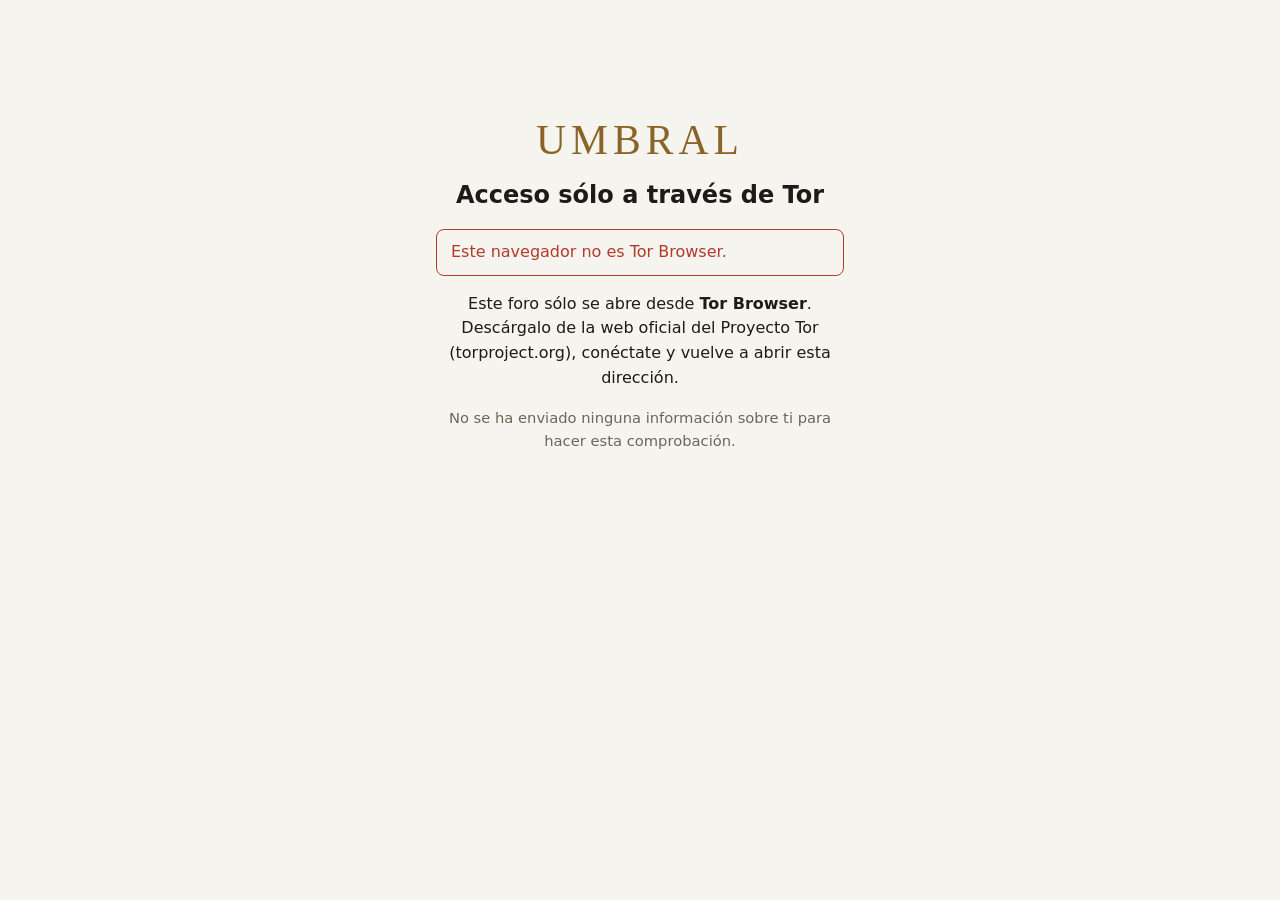
<file: index.html>
<!doctype html>
<html lang="es">
<head>
  <meta charset="utf-8">
  <meta name="viewport" content="width=device-width, initial-scale=1">
  <meta name="referrer" content="no-referrer">
  <meta name="robots" content="noindex, nofollow">
  <meta http-equiv="Content-Security-Policy" content="default-src 'none'; script-src 'self'; style-src 'self'; img-src 'self' data:; connect-src 'self' https://api.github.com https://api.ipify.org https://onionoo.torproject.org; base-uri 'none'; form-action 'none'">
  <title>Umbral</title>
  <link rel="icon" href="data:,">
  <link rel="stylesheet" href="assets/style.css">
  <script src="assets/vendor/nacl-fast.min.js"></script>
  <script type="module" src="assets/js/app.js"></script>
</head>
<body>
  <div id="app">
    <noscript>
      <div class="centro">
        <div class="logo">Umbral</div>
        <p>Este foro necesita JavaScript para cifrar y descifrar los mensajes en tu ordenador.
        En Tor Browser usa el nivel de seguridad «Estándar» o «Más seguro» (no «El más seguro»).</p>
      </div>
    </noscript>
  </div>
</body>
</html>
</file>
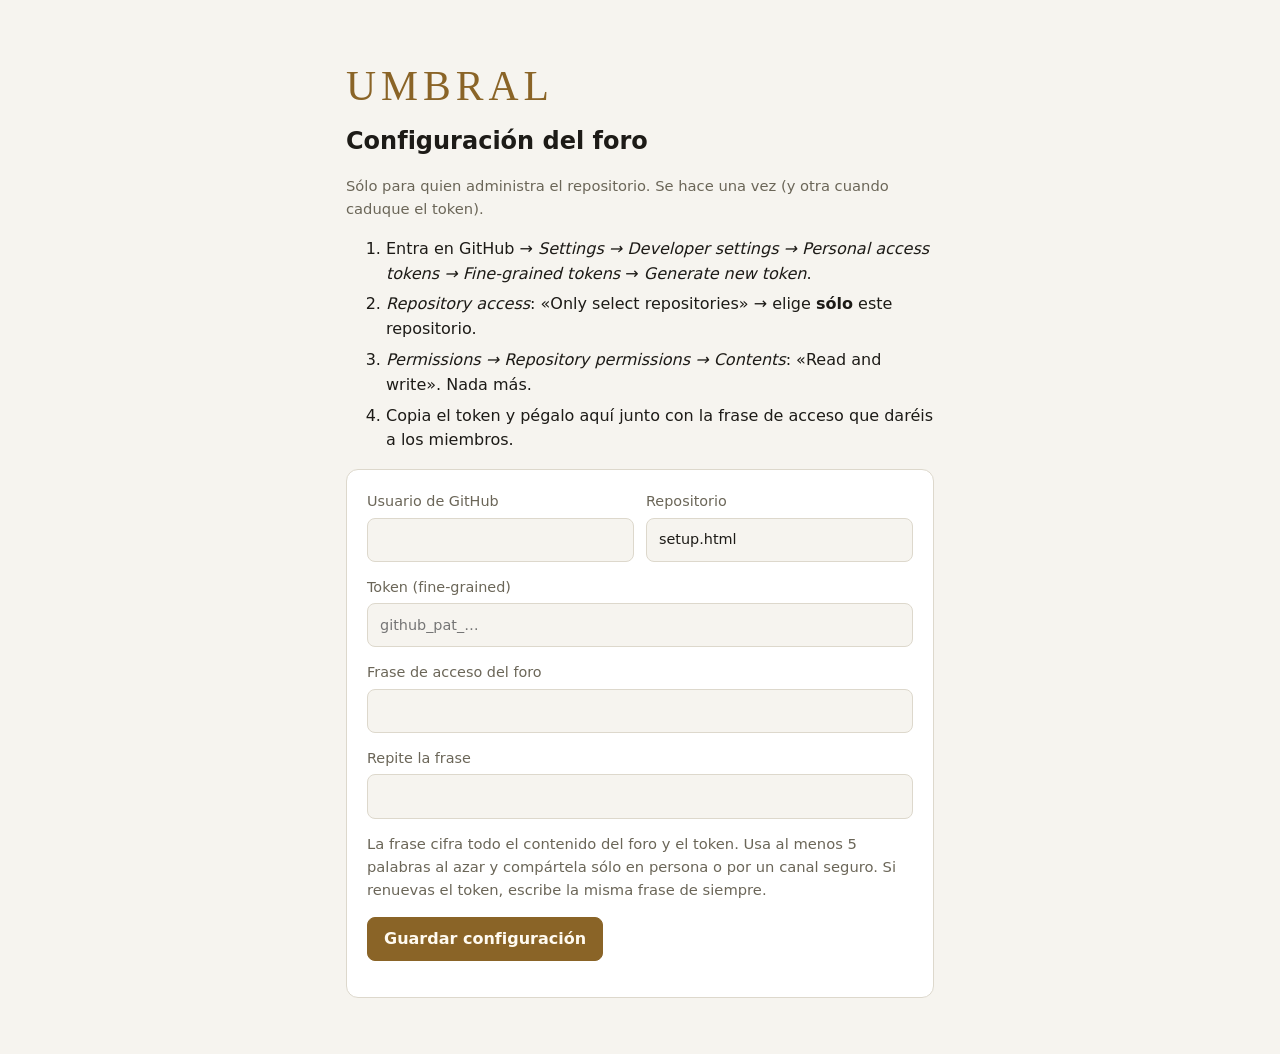
<file: setup.html>
<!doctype html>
<html lang="es">
<head>
  <meta charset="utf-8">
  <meta name="viewport" content="width=device-width, initial-scale=1">
  <meta name="referrer" content="no-referrer">
  <meta name="robots" content="noindex, nofollow">
  <meta http-equiv="Content-Security-Policy" content="default-src 'none'; script-src 'self'; style-src 'self'; img-src 'self' data:; connect-src https://api.github.com; base-uri 'none'; form-action 'none'">
  <title>Configurar Umbral</title>
  <link rel="icon" href="data:,">
  <link rel="stylesheet" href="assets/style.css">
  <script src="assets/vendor/nacl-fast.min.js"></script>
  <script type="module" src="assets/js/setup.js"></script>
</head>
<body>
  <main class="estrecho">
    <div class="logo">Umbral</div>
    <h1>Configuración del foro</h1>
    <p class="tenue">Sólo para quien administra el repositorio. Se hace una vez (y otra cuando caduque el token).</p>

    <ol class="pasos">
      <li>Entra en GitHub → <em>Settings → Developer settings → Personal access tokens → Fine-grained tokens</em> → <em>Generate new token</em>.</li>
      <li><em>Repository access</em>: «Only select repositories» → elige <strong>sólo</strong> este repositorio.</li>
      <li><em>Permissions → Repository permissions → Contents</em>: «Read and write». Nada más.</li>
      <li>Copia el token y pégalo aquí junto con la frase de acceso que daréis a los miembros.</li>
    </ol>

    <form id="setup" class="tarjeta">
      <div class="dos">
        <label>Usuario de GitHub <input id="owner" required></label>
        <label>Repositorio <input id="repo" required></label>
      </div>
      <label>Token (fine-grained) <input id="token" type="password" required autocomplete="off" placeholder="github_pat_…"></label>
      <label>Frase de acceso del foro <input id="frase" type="password" required autocomplete="off" minlength="16"></label>
      <label>Repite la frase <input id="frase2" type="password" required autocomplete="off"></label>
      <p class="tenue">La frase cifra todo el contenido del foro y el token. Usa al menos 5 palabras al azar y compártela sólo en persona o por un canal seguro.
        Si renuevas el token, escribe la misma frase de siempre.</p>
      <button type="submit" class="primario">Guardar configuración</button>
      <p id="salida" role="status"></p>
    </form>
  </main>
</body>
</html>
</file>
<file: assets/style.css>
:root {
  --fondo: #0f1115;
  --panel: #171a21;
  --borde: #262b36;
  --texto: #e6e3dc;
  --tenue: #8d93a1;
  --acento: #c9a46a;
  --acento-texto: #1a1408;
  --peligro: #e07a6b;
  --ok: #7fbf8e;
  --burbuja-out: #2a2418;
  color-scheme: dark;
}
@media (prefers-color-scheme: light) {
  :root {
    --fondo: #f6f4ef; --panel: #ffffff; --borde: #ddd8cc; --texto: #1d1b17;
    --tenue: #6b6658; --acento: #8a6427; --acento-texto: #fffaf0; --peligro: #b23a2a;
    --ok: #2f7a43; --burbuja-out: #f1e7d4;
    color-scheme: light;
  }
}

* { box-sizing: border-box; }
html { -webkit-text-size-adjust: 100%; }
body {
  margin: 0; background: var(--fondo); color: var(--texto);
  font: 16px/1.55 system-ui, -apple-system, "Segoe UI", Roboto, sans-serif;
}
a { color: var(--acento); }
h1 { font-size: 1.5rem; margin: .2em 0 .6em; }
h2 { font-size: 1.1rem; margin: 0 0 .5em; }
code { font-family: ui-monospace, monospace; font-size: .9em; }

.logo {
  font-family: Georgia, "Times New Roman", serif; font-size: 2.6rem; letter-spacing: .12em;
  color: var(--acento); text-decoration: none; text-transform: uppercase;
}
.logo.pequeno { font-size: 1.25rem; }
.tenue { color: var(--tenue); font-size: .92rem; }

.centro, main.estrecho {
  max-width: 440px; margin: 0 auto; padding: 12vh 16px 40px; text-align: center;
}
main.estrecho { max-width: 620px; padding-top: 6vh; text-align: left; }
.centro > .tarjeta { text-align: left; margin-top: 1.5rem; }

.tarjeta {
  background: var(--panel); border: 1px solid var(--borde); border-radius: 12px;
  padding: 20px; margin-bottom: 16px;
}
.tarjeta > :last-child { margin-bottom: 0; }

label { display: block; margin-bottom: 14px; font-size: .9rem; color: var(--tenue); }
input, textarea, select {
  display: block; width: 100%; margin-top: 5px; padding: 10px 12px;
  background: var(--fondo); color: var(--texto); border: 1px solid var(--borde);
  border-radius: 8px; font: inherit;
}
input:focus, textarea:focus, select:focus { outline: 2px solid var(--acento); outline-offset: 1px; }
textarea { resize: vertical; min-height: 4.5em; }
select { width: auto; margin: 0; }

button, .boton {
  display: inline-block; padding: 9px 16px; border-radius: 8px; border: 1px solid var(--borde);
  background: var(--panel); color: var(--texto); font: inherit; cursor: pointer; text-decoration: none;
}
button:hover, .boton:hover { border-color: var(--acento); }
button:disabled { opacity: .6; cursor: wait; }
.primario { background: var(--acento); color: var(--acento-texto); border-color: var(--acento); font-weight: 600; }
.peligro { color: var(--peligro); border-color: var(--peligro); background: transparent; }
button.pequeno { padding: 5px 10px; font-size: .85rem; }

.aviso { padding: 10px 14px; border-radius: 8px; border: 1px solid; margin: 0 0 14px; text-align: left; }
.aviso:empty { display: none; }
.aviso.error { color: var(--peligro); border-color: var(--peligro); }
.aviso.info { color: var(--tenue); border-color: var(--borde); }
.aviso.ok { color: var(--ok); border-color: var(--ok); }

.pestanas { display: flex; gap: 6px; margin-bottom: 18px; }
.pestanas button { flex: 1; }
.pestanas .activa { border-color: var(--acento); color: var(--acento); }
.acceso .primario { width: 100%; }

header {
  display: flex; align-items: center; gap: 16px; flex-wrap: wrap;
  padding: 12px 16px; border-bottom: 1px solid var(--borde); background: var(--panel);
}
header nav { display: flex; gap: 4px; flex: 1; }
header nav a { padding: 6px 10px; border-radius: 6px; color: var(--tenue); text-decoration: none; }
header nav a.activa { color: var(--texto); background: var(--fondo); }
.yo { color: var(--tenue); font-size: .9rem; }
.insignia {
  display: inline-block; margin-left: 6px; min-width: 1.4em; padding: 0 .4em; border-radius: 1em;
  background: var(--acento); color: var(--acento-texto); font-size: .75rem; text-align: center; font-weight: 700;
}

main { max-width: 760px; margin: 0 auto; padding: 20px 16px 60px; }
.barra { display: flex; align-items: center; justify-content: space-between; gap: 12px; flex-wrap: wrap; }
.volver { display: inline-block; margin-bottom: 8px; text-decoration: none; font-size: .9rem; }
.nota { margin-top: 0; }

.lista { list-style: none; padding: 0; margin: 0; border: 1px solid var(--borde); border-radius: 12px; overflow: hidden; }
.lista li + li { border-top: 1px solid var(--borde); }
.hilo { display: block; padding: 14px 16px; background: var(--panel); color: var(--texto); text-decoration: none; }
.hilo:hover { background: var(--fondo); }
.hilo strong { display: block; }
.recorte { display: block; overflow: hidden; text-overflow: ellipsis; white-space: nowrap; }

.post { background: var(--panel); border: 1px solid var(--borde); border-radius: 12px; padding: 14px 16px; margin-bottom: 12px; }
.meta { display: flex; justify-content: space-between; gap: 10px; flex-wrap: wrap; margin-bottom: 6px; }
.texto { white-space: pre-wrap; overflow-wrap: anywhere; }

.redactar { display: flex; flex-direction: column; gap: 10px; margin-top: 16px; }
.redactar input, .redactar textarea { margin: 0; }
.redactar button { align-self: flex-end; }

.chat { display: flex; flex-direction: column; gap: 8px; margin-top: 8px; }
.burbuja { max-width: 80%; padding: 8px 12px; border-radius: 12px; border: 1px solid var(--borde); }
.burbuja.in { align-self: flex-start; background: var(--panel); }
.burbuja.out { align-self: flex-end; background: var(--burbuja-out); }
.burbuja .tenue { font-size: .75rem; }

.acciones { display: flex; gap: 8px; flex-wrap: wrap; }
.pasos li { margin-bottom: 6px; }
.dos { display: grid; grid-template-columns: 1fr 1fr; gap: 12px; }
@media (max-width: 480px) { .dos { grid-template-columns: 1fr; } .burbuja { max-width: 92%; } }
</file>
